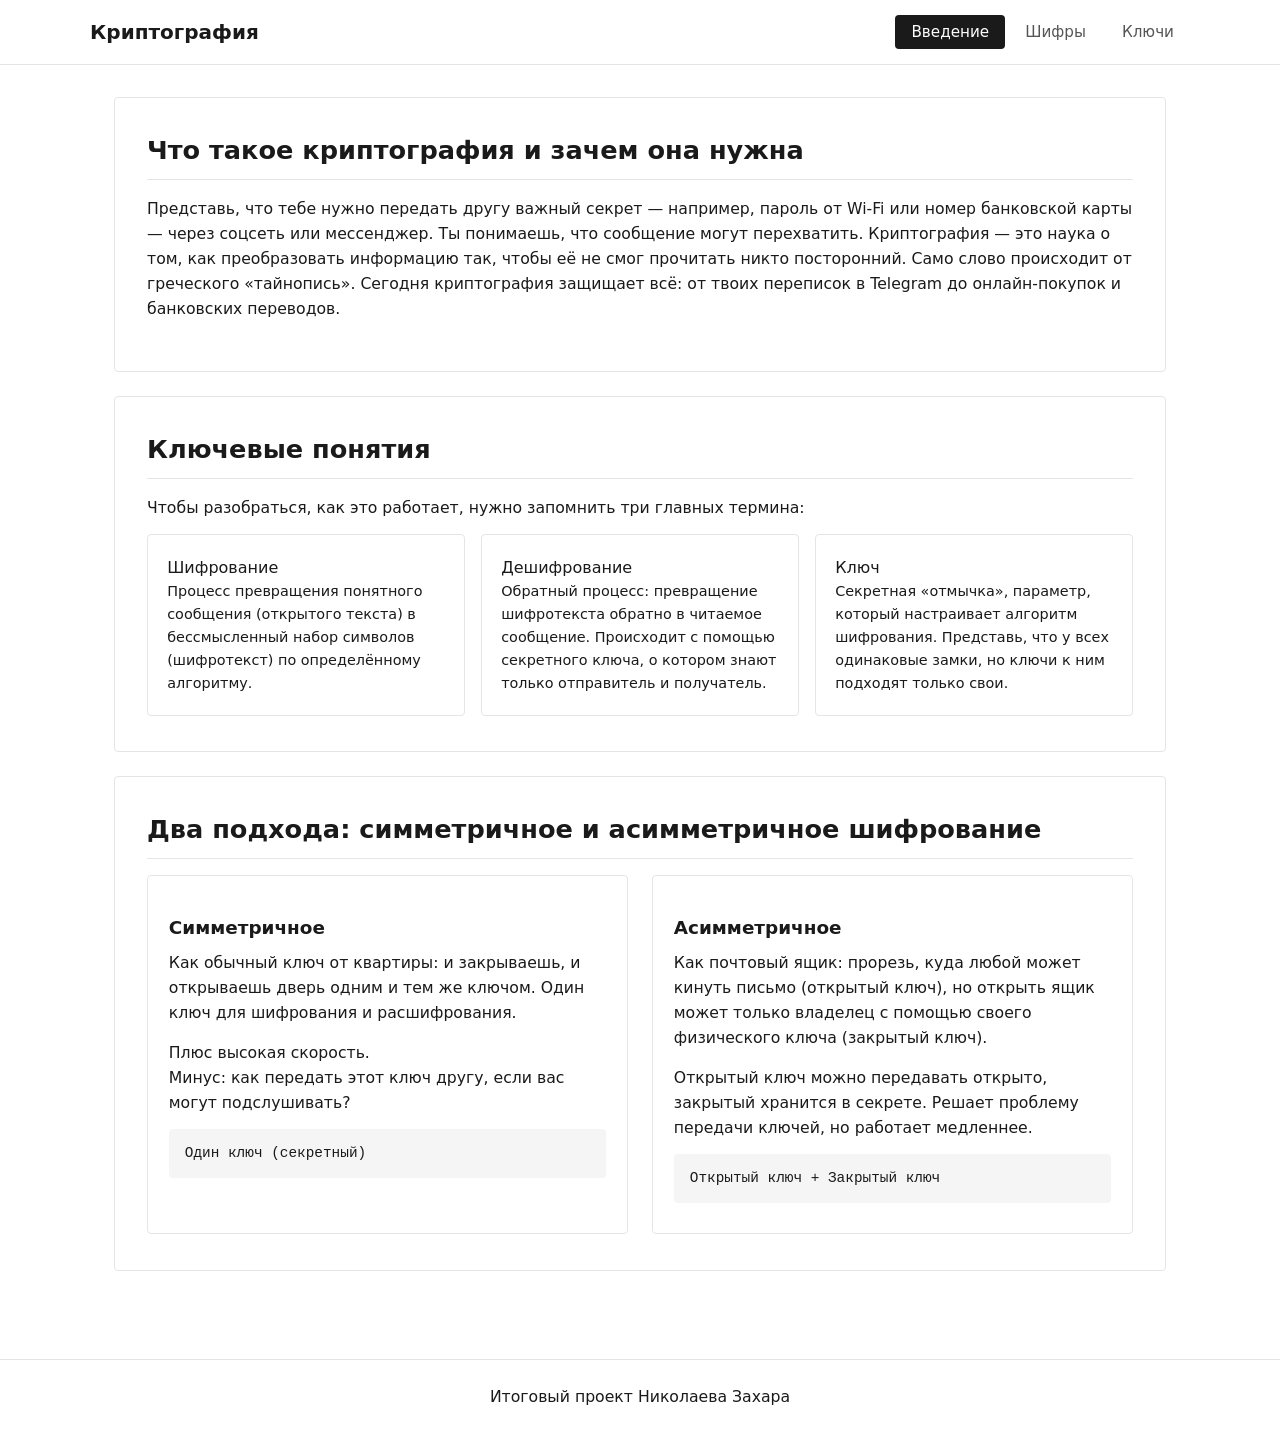
<file: index.html>
<!DOCTYPE html>
<html lang="ru">
<head>
    <meta charset="UTF-8">
    <meta name="viewport" content="width=device-width, initial-scale=1.0, maximum-scale=1.0, user-scalable=yes, viewport-fit=cover">
    <title>Криптография · Введение</title>
    <link rel="stylesheet" href="style.css">
</head>
<body>
    <header>
        <div class="header-inner">
            <div class="logo">Криптография</div>
            <nav aria-label="Основное меню">
                <ul>
                    <li><a href="index.html" class="active" aria-current="page">Введение</a></li>
                    <li><a href="history.html">Шифры</a></li>
                    <li><a href="keys.html">Ключи</a></li>
                </ul>
            </nav>
        </div>
    </header>

    <main>
        <article>
            <section class="card">
                <h2>Что такое криптография и зачем она нужна</h2>
                <p>Представь, что тебе нужно передать другу важный секрет — например, пароль от Wi-Fi или номер банковской карты — через соцсеть или мессенджер. Ты понимаешь, что сообщение могут перехватить. Криптография — это наука о том, как преобразовать информацию так, чтобы её не смог прочитать никто посторонний. Само слово происходит от греческого «тайнопись». Сегодня криптография защищает всё: от твоих переписок в Telegram до онлайн-покупок и банковских переводов.</p>
            </section>

            <section class="card">
                <h2>Ключевые понятия</h2>
                <p>Чтобы разобраться, как это работает, нужно запомнить три главных термина:</p>
                <div class="definition-grid">
                    <div class="def-item">
                        Шифрование
                        <p>Процесс превращения понятного сообщения (открытого текста) в бессмысленный набор символов (шифротекст) по определённому алгоритму.</p>
                    </div>
                    <div class="def-item">
                        Дешифрование
                        <p>Обратный процесс: превращение шифротекста обратно в читаемое сообщение. Происходит с помощью секретного ключа, о котором знают только отправитель и получатель.</p>
                    </div>
                    <div class="def-item">
                        Ключ
                        <p>Секретная «отмычка», параметр, который настраивает алгоритм шифрования. Представь, что у всех одинаковые замки, но ключи к ним подходят только свои.</p>
                    </div>
                </div>
            </section>

            <section class="card">
                <h2>Два подхода: симметричное и асимметричное шифрование</h2>
                <div class="two-columns">
                    <div class="column">
                        <h3>Симметричное</h3>
                        <p>Как обычный ключ от квартиры: и закрываешь, и открываешь дверь одним и тем же ключом. Один ключ для шифрования и расшифрования.</p>
                        <p>Плюс высокая скорость.<br>Минус: как передать этот ключ другу, если вас могут подслушивать?</p>
                        <div class="example-box">Один ключ (секретный)</div>
                    </div>
                    <div class="column">
                        <h3>Асимметричное</h3>
                        <p>Как почтовый ящик: прорезь, куда любой может кинуть письмо (открытый ключ), но открыть ящик может только владелец с помощью своего физического ключа (закрытый ключ).</p>
                        <p>Открытый ключ можно передавать открыто, закрытый хранится в секрете. Решает проблему передачи ключей, но работает медленнее.</p>
                        <div class="example-box">Открытый ключ + Закрытый ключ</div>
                    </div>
                </div>
            </section>
        </article>
    </main>

    <footer class="footer" >
        <p>Итоговый проект Николаева Захара</p>
    </footer>
</body>
</html>
</file>
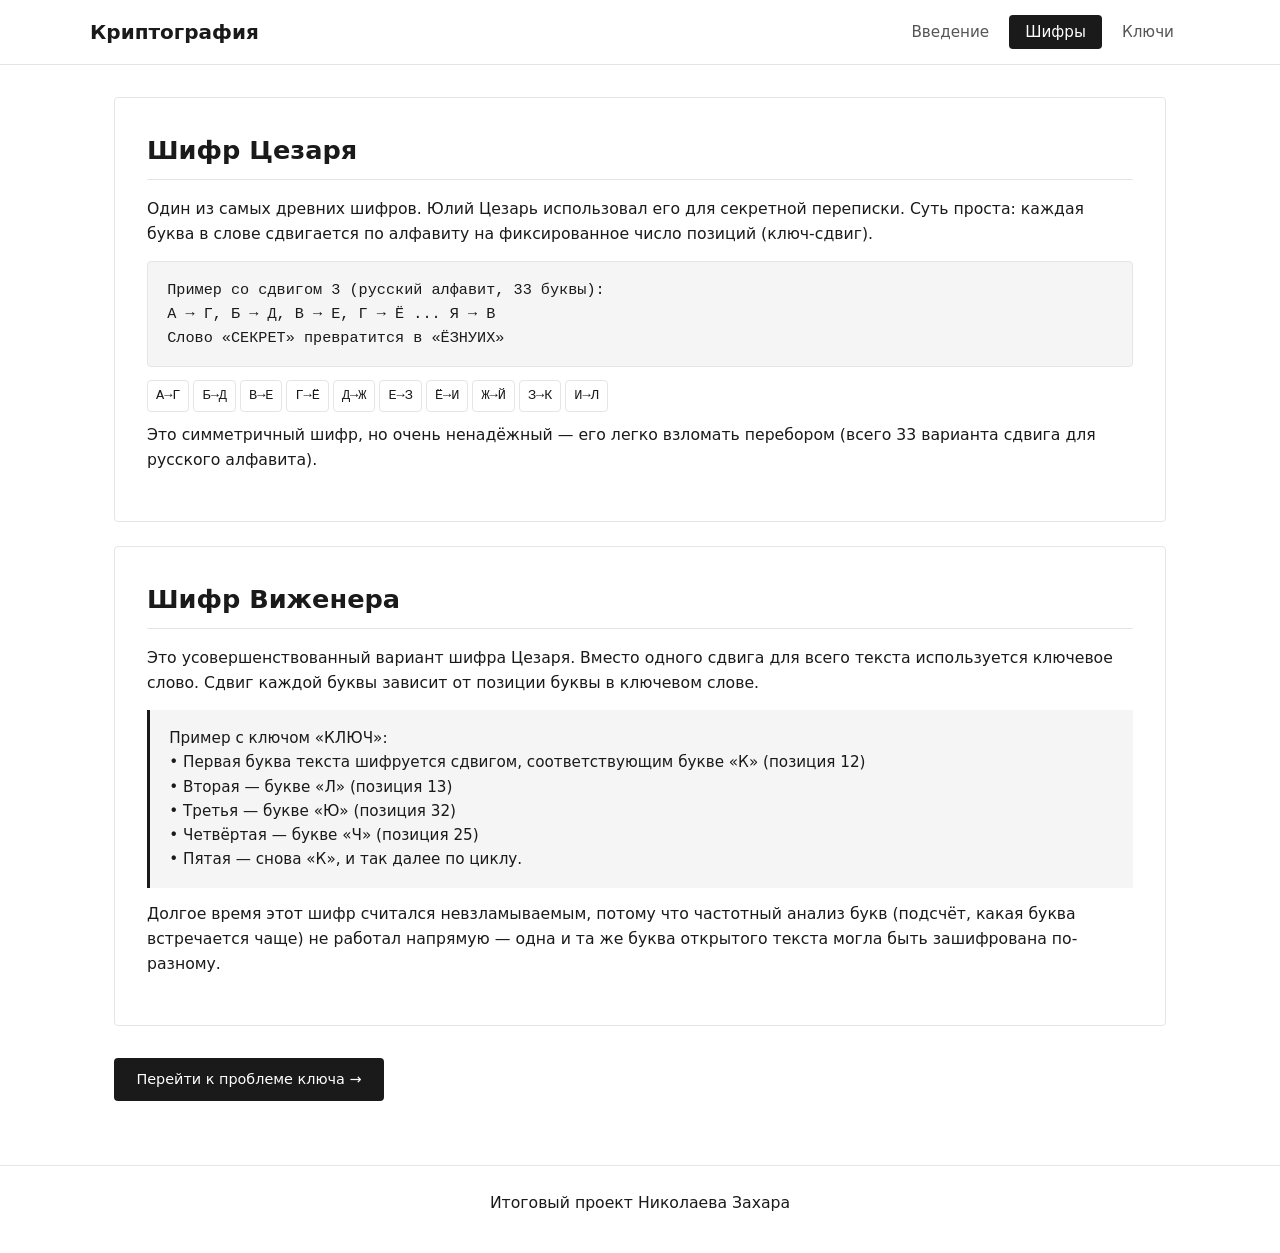
<file: history.html>
<!DOCTYPE html>
<html lang="ru">
<head>
    <meta charset="UTF-8">
    <meta name="viewport" content="width=device-width, initial-scale=1.0, maximum-scale=1.0, user-scalable=yes, viewport-fit=cover">
    <title>Исторические шифры · Криптография</title>
    <link rel="stylesheet" href="style.css">
</head>
<body>
    <header>
        <div class="header-inner">
            <div class="logo">Криптография</div>
            <nav aria-label="Основное меню">
                <ul>
                    <li><a href="index.html">Введение</a></li>
                    <li><a href="history.html" class="active" aria-current="page">Шифры</a></li>
                    <li><a href="keys.html">Ключи</a></li>
                </ul>
            </nav>
        </div>
    </header>

    <main>
        <article>
            <section class="card">
                <h2>Шифр Цезаря</h2>
                <p>Один из самых древних шифров. Юлий Цезарь использовал его для секретной переписки. Суть проста: каждая буква в слове сдвигается по алфавиту на фиксированное число позиций (ключ-сдвиг).</p>

                <div class="cipher-demo">
                    Пример со сдвигом 3 (русский алфавит, 33 буквы):<br>
                    А → Г, Б → Д, В → Е, Г → Ё ... Я → В<br>
                    Слово «СЕКРЕТ» превратится в «ЁЗНУИХ»
                </div>

                <div class="alphabet-shift">
                    <span class="letter-pair">А→Г</span>
                    <span class="letter-pair">Б→Д</span>
                    <span class="letter-pair">В→Е</span>
                    <span class="letter-pair">Г→Ё</span>
                    <span class="letter-pair">Д→Ж</span>
                    <span class="letter-pair">Е→З</span>
                    <span class="letter-pair">Ё→И</span>
                    <span class="letter-pair">Ж→Й</span>
                    <span class="letter-pair">З→К</span>
                    <span class="letter-pair">И→Л</span>
                </div>

                <p>Это симметричный шифр, но очень ненадёжный — его легко взломать перебором (всего 33 варианта сдвига для русского алфавита).</p>
            </section>

            <section class="card">
                <h2>Шифр Виженера</h2>
                <p>Это усовершенствованный вариант шифра Цезаря. Вместо одного сдвига для всего текста используется ключевое слово. Сдвиг каждой буквы зависит от позиции буквы в ключевом слове.</p>

                <div class="vigenere-box">
                   Пример с ключом «КЛЮЧ»:<br>
                    • Первая буква текста шифруется сдвигом, соответствующим букве «К» (позиция 12)<br>
                    • Вторая — букве «Л» (позиция 13)<br>
                    • Третья — букве «Ю» (позиция 32)<br>
                    • Четвёртая — букве «Ч» (позиция 25)<br>
                    • Пятая — снова «К», и так далее по циклу.
                </div>

                <p>Долгое время этот шифр считался невзламываемым, потому что частотный анализ букв (подсчёт, какая буква встречается чаще) не работал напрямую — одна и та же буква открытого текста могла быть зашифрована по-разному.</p>
            </section>

            <a href="keys.html" class="btn-link">Перейти к проблеме ключа →</a>
        </article>
    </main>

    <footer class="footer" role="contentinfo">
        <p>Итоговый проект Николаева Захара</p>
    </footer>
</body>
</html>
</file>
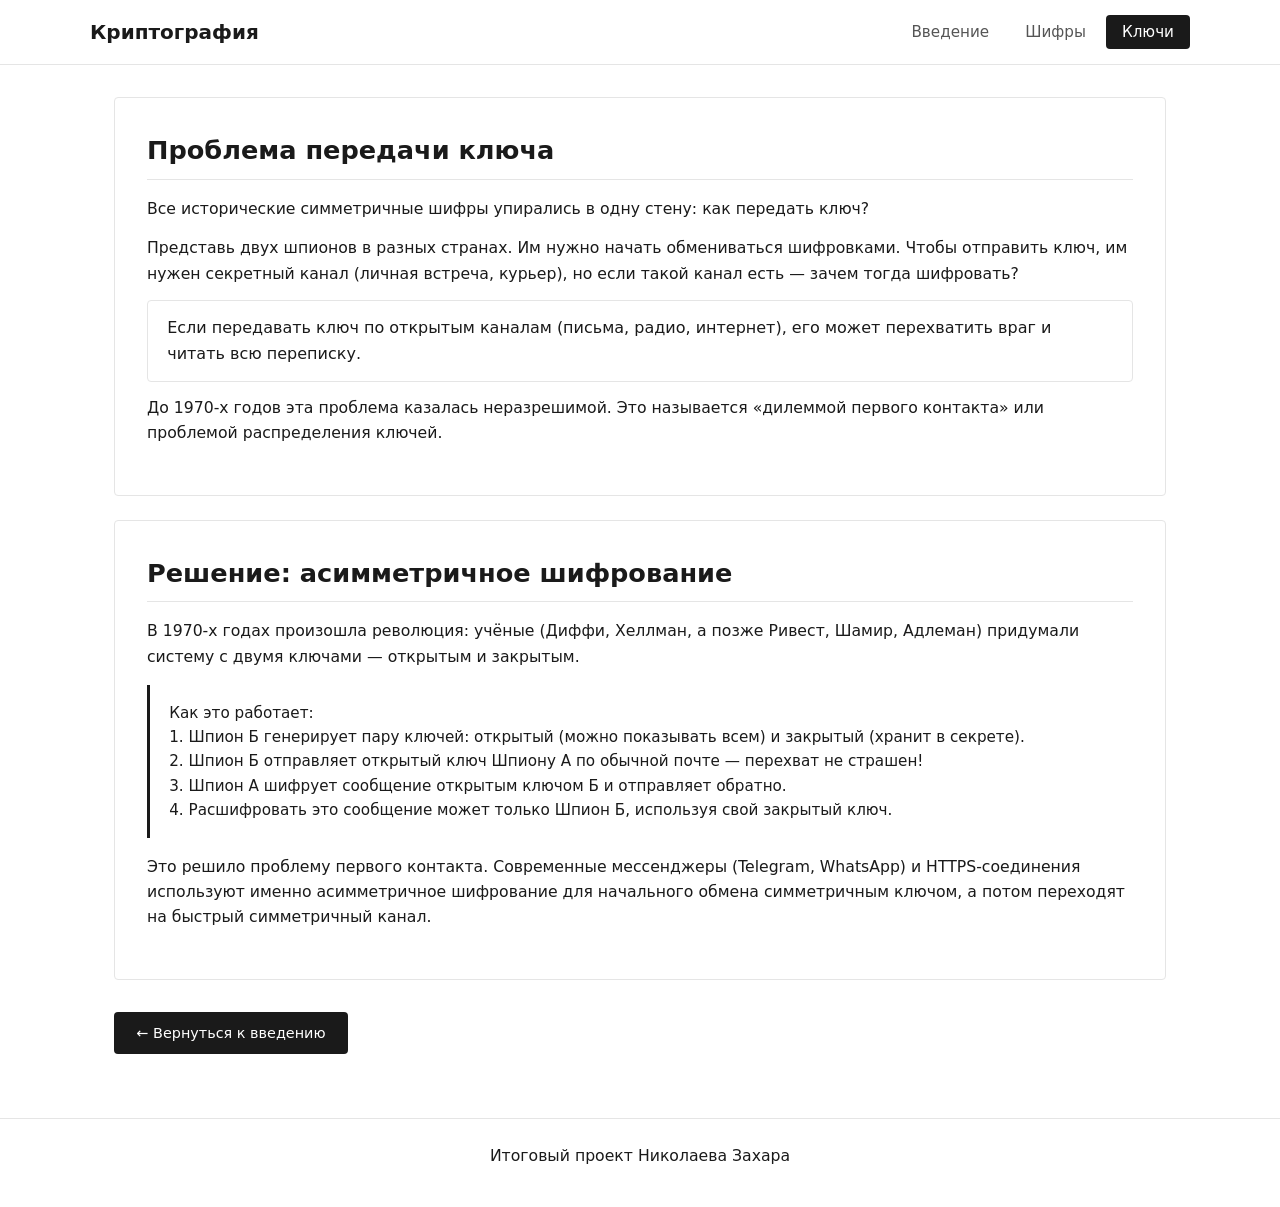
<file: keys.html>
<!DOCTYPE html>
<html lang="ru">
<head>
    <meta charset="UTF-8">
    <meta name="viewport" content="width=device-width, initial-scale=1.0, maximum-scale=1.0, user-scalable=yes, viewport-fit=cover">
    <title>Проблема ключа · Криптография</title>
    <link rel="stylesheet" href="style.css">
</head>
<body>
    <header>
        <div class="header-inner">
            <div class="logo">Криптография</div>
            <nav aria-label="Основное меню">
                <ul>
                    <li><a href="index.html">Введение</a></li>
                    <li><a href="history.html">Шифры</a></li>
                    <li><a href="keys.html" class="active" aria-current="page">Ключи</a></li>
                </ul>
            </nav>
        </div>
    </header>

    <main>
        <article>
            <section class="card">
                <h2>Проблема передачи ключа</h2>
                <p>Все исторические симметричные шифры упирались в одну стену: как передать ключ?</p>


                <p>Представь двух шпионов в разных странах. Им нужно начать обмениваться шифровками. Чтобы отправить ключ, им нужен секретный канал (личная встреча, курьер), но если такой канал есть — зачем тогда шифровать?</p>

                <div class="danger-zone">
                    Если передавать ключ по открытым каналам (письма, радио, интернет), его может перехватить враг и читать всю переписку.
                </div>

                <p>До 1970-х годов эта проблема казалась неразрешимой. Это называется «дилеммой первого контакта» или проблемой распределения ключей.</p>
            </section>

            <section class="card">
                <h2>Решение: асимметричное шифрование</h2>
                <p>В 1970-х годах произошла революция: учёные (Диффи, Хеллман, а позже Ривест, Шамир, Адлеман) придумали систему с двумя ключами — открытым и закрытым.</p>

                <div class="solution-highlight">
                    Как это работает:<br>
                    1. Шпион Б генерирует пару ключей: открытый (можно показывать всем) и закрытый (хранит в секрете).<br>
                    2. Шпион Б отправляет открытый ключ Шпиону А по обычной почте — перехват не страшен!<br>
                    3. Шпион А шифрует сообщение открытым ключом Б и отправляет обратно.<br>
                    4. Расшифровать это сообщение может только Шпион Б, используя свой закрытый ключ.
                </div>

                <p>Это решило проблему первого контакта. Современные мессенджеры (Telegram, WhatsApp) и HTTPS-соединения используют именно асимметричное шифрование для начального обмена симметричным ключом, а потом переходят на быстрый симметричный канал.</p>
            </section>

            <a href="index.html" class="btn-link">← Вернуться к введению</a>
        </article>
    </main>

    <footer class="footer" role="contentinfo">
        <p>Итоговый проект Николаева Захара</p>
    </footer>
</body>
</html>
</file>
<file: style.css>
* {
    margin: 0;
    padding: 0;
    box-sizing: border-box;
}

body {
    font-family: 'Inter', system-ui, -apple-system, 'Segoe UI', Roboto, sans-serif;
    background: #ffffff;
    color: #1a1a1a;
    line-height: 1.6;
    display: flex;
    flex-direction: column;
    min-height: 100vh;
}

header {
    background: #ffffff;
    border-bottom: 1px solid #e5e5e5;
    padding: 16px 24px;
    position: sticky;
    top: 0;
    z-index: 10;
}

.header-inner {
    max-width: 1100px;
    margin: 0 auto;
    display: flex;
    flex-wrap: wrap;
    align-items: center;
    justify-content: space-between;
    gap: 12.8px;
}

.logo {
    font-size: 20px;
    font-weight: 600;
    color: #1a1a1a;
    white-space: nowrap;
}

nav ul {
    display: flex;
    flex-wrap: wrap;
    gap: 4px;
    list-style: none;
}

nav a {
    color: #555555;
    text-decoration: none;
    padding: 8px 16px;
    border-radius: 4px;
    font-weight: 450;
    font-size: 15.2px;
    transition: all 0.2s ease;
    white-space: nowrap;
}

nav a:hover {
    background: #f5f5f5;
    color: #1a1a1a;
}

nav a:active {
    background: #e5e5e5;
}

nav a.active {
    background: #1a1a1a;
    color: #ffffff;
    pointer-events: none;
    cursor: default;
}

main {
    flex: 1;
    max-width: 1100px;
    margin: 32px auto;
    padding: 0 24px;
    width: 100%;
}

.card {
    background: #ffffff;
    border: 1px solid #e5e5e5;
    border-radius: 4px;
    padding: 32px 32px 35.2px;
    margin-bottom: 24px;
}

h2 {
    font-size: 25.6px;
    margin-bottom: 16px;
    color: #1a1a1a;
    font-weight: 600;
    border-bottom: 1px solid #e5e5e5;
    padding-bottom: 8px;
}

h3 {
    font-size: 18.4px;
    margin: 16px 0 8px;
    font-weight: 600;
    color: #1a1a1a;
}

p {
    margin-bottom: 14.4px;
    font-size: 15.68px;
    color: #1a1a1a;
}

.definition-grid {
    display: flex;
    flex-wrap: wrap;
    gap: 16px;
    margin-top: 12.8px;
}

.def-item {
    flex: 1 1 200px;
    background: #ffffff;
    border-radius: 4px;
    padding: 19.2px;
    border: 1px solid #e5e5e5;
}

.def-item strong {
    display: block;
    font-size: 16px;
    margin-bottom: 4.8px;
    color: #1a1a1a;
    font-weight: 600;
}

.def-item p {
    font-size: 14.4px;
    margin-bottom: 0;
    color: #1a1a1a;
}

.two-columns {
    display: flex;
    flex-wrap: wrap;
    gap: 24px;
    margin-top: 12.8px;
}

.column {
    flex: 1 1 250px;
    background: #ffffff;
    padding: 20.8px;
    border-radius: 4px;
    border: 1px solid #e5e5e5;
}

.example-box {
    background: #f5f5f5;
    padding: 12.8px 16px;
    border-radius: 4px;
    font-family: 'SF Mono', 'Cascadia Code', 'Courier New', monospace;
    font-size: 14.4px;
    margin: 9.6px 0;
    color: #1a1a1a;
}

.cipher-demo {
    background: #f5f5f5;
    padding: 16px 19.2px;
    border-radius: 4px;
    margin: 12.8px 0;
    font-family: 'SF Mono', 'Cascadia Code', 'Courier New', monospace;
    font-size: 15.2px;
    border: 1px solid #e5e5e5;
}

.alphabet-shift {
    display: flex;
    flex-wrap: wrap;
    gap: 4px;
    margin: 9.6px 0;
}

.letter-pair {
    background: #ffffff;
    border: 1px solid #e5e5e5;
    border-radius: 4px;
    padding: 4px 8px;
    font-weight: 500;
    font-size: 13.6px;
    font-family: 'SF Mono', 'Cascadia Code', 'Courier New', monospace;
}

.vigenere-box {
    background: #f5f5f5;
    border-left: 3px solid #1a1a1a;
    padding: 16px 19.2px;
    margin: 12.8px 0;
    font-size: 15.2px;
}

.danger-zone {
    background: #ffffff;
    border: 1px solid #e5e5e5;
    border-radius: 4px;
    padding: 14.4px 19.2px;
    margin: 12.8px 0;
    font-weight: 500;
    color: #1a1a1a;
}

.solution-highlight {
    background: #ffffff;
    border-left: 3px solid #1a1a1a;
    padding: 16px 19.2px;
    margin: 16px 0;
    font-size: 15.2px;
}

.dilemma-illustration {
    display: flex;
    flex-wrap: wrap;
    gap: 24px;
    align-items: center;
    margin: 19.2px 0;
    background: #ffffff;
    border-radius: 4px;
    padding: 24px;
    border: 1px solid #e5e5e5;
}

.spy-box {
    flex: 1 1 150px;
    text-align: center;
    background: #ffffff;
    padding: 16px;
    border-radius: 4px;
    border: 1px solid #e5e5e5;
}

.spy-icon {
    font-size: 32px;
    margin-bottom: 6.4px;
}

.arrow-symbol {
    font-size: 24px;
    font-weight: 600;
    color: #1a1a1a;
}

.btn-link {
    display: inline-block;
    background: #1a1a1a;
    color: #ffffff;
    padding: 9.6px 22.4px;
    border-radius: 4px;
    text-decoration: none;
    font-weight: 500;
    font-size: 14.4px;
    margin-top: 8px;
    transition: background 0.2s ease;
    border: none;
    cursor: pointer;
}

.btn-link:hover {
    background: #555555;
}

.btn-link:active {
    background: #1a1a1a;
}

.footer {
    text-align: center;
    padding: 24px;
    font-size: 13.6px;
    color: #555555;
    border-top: 1px solid #e5e5e5;
    margin-top: 32px;
    background: #ffffff;
}

@media (max-width: 768px) {
    .header-inner {
        flex-direction: column;
        align-items: flex-start;
    }

    nav ul {
        justify-content: flex-start;
        width: 100%;
    }

    h2 {
        font-size: 21.6px;
    }

    .card {
        padding: 24px;
    }

    .dilemma-illustration {
        flex-direction: column;
        align-items: stretch;
    }

    .arrow-symbol {
        text-align: center;
        transform: rotate(90deg);
    }
}

@media (max-width: 480px) {
    nav a {
        padding: 6.4px 11.2px;
        font-size: 13.6px;
    }

    .logo {
        font-size: 17.6px;
    }

    .definition-grid {
        flex-direction: column;
    }
}
</file>
